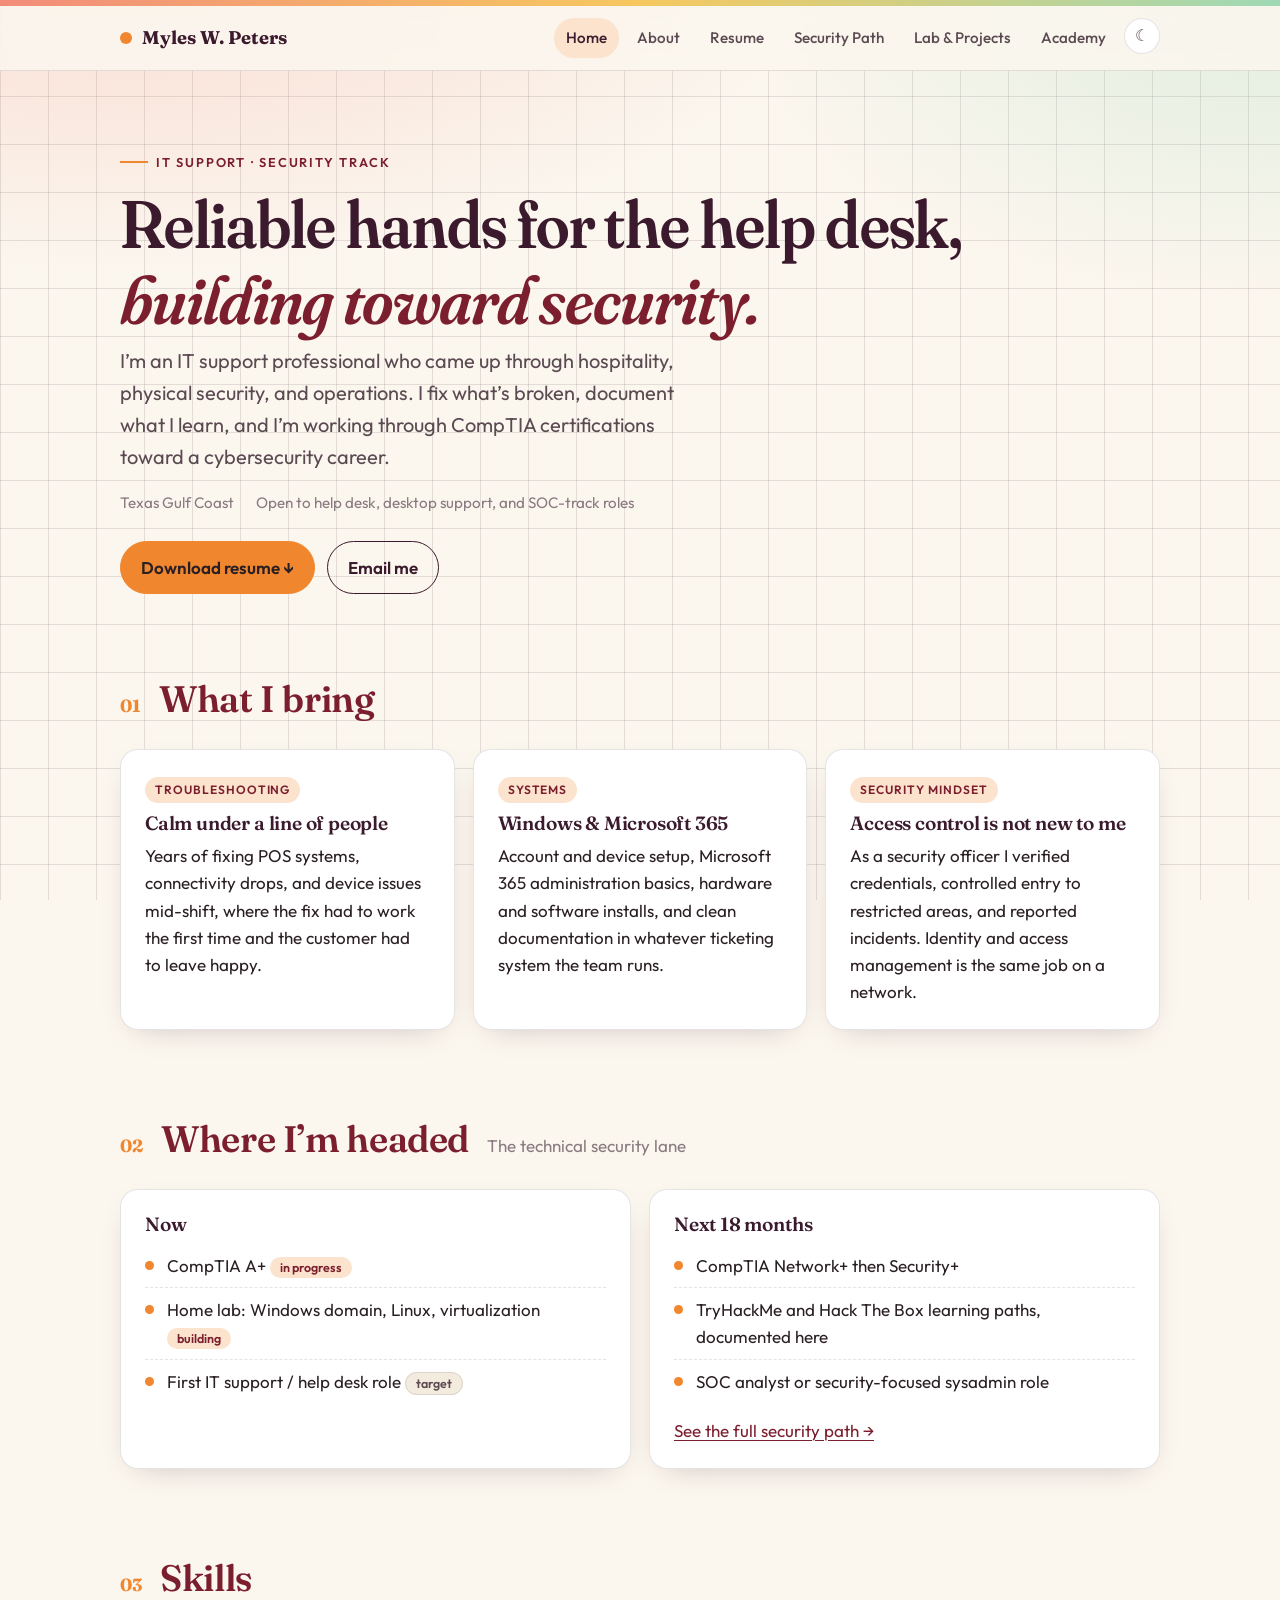
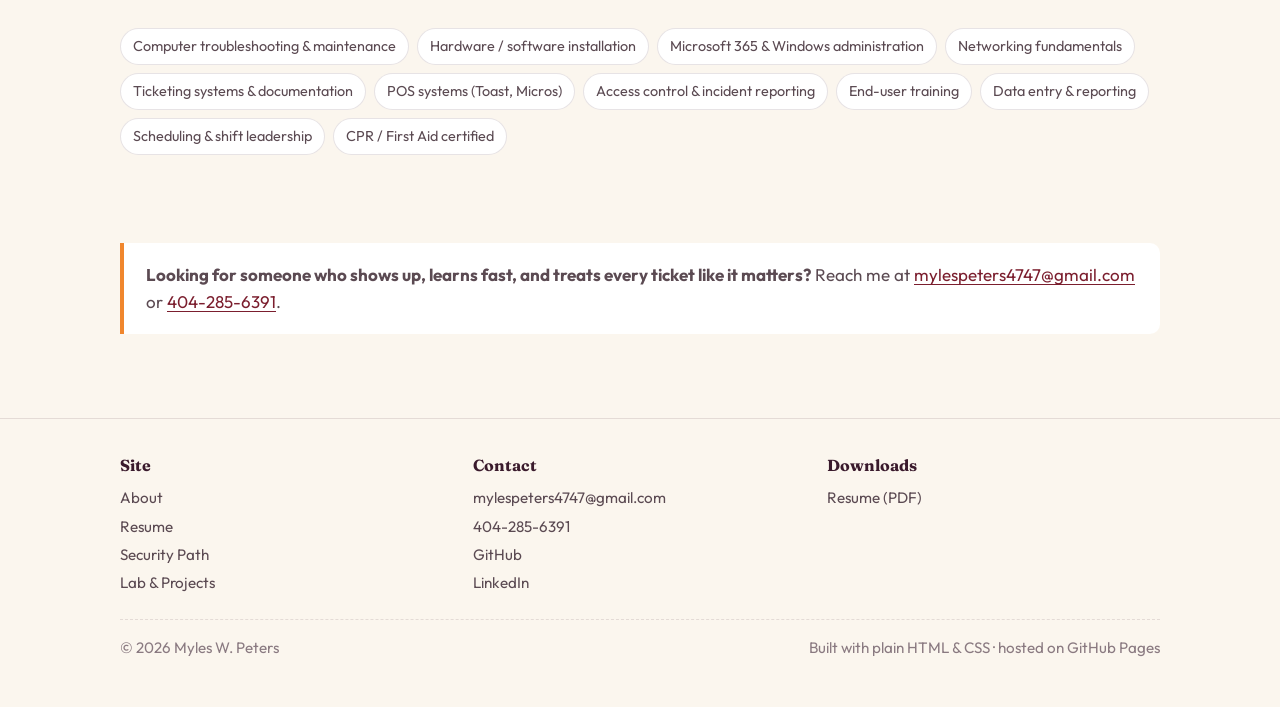
<file: index.html>
<!DOCTYPE html>
<html lang="en">
<head>
  <meta charset="utf-8">
  <meta name="viewport" content="width=device-width, initial-scale=1">
  <title>Myles W. Peters — IT Support & Security</title>
  <meta name="description" content="Myles W. Peters: IT support professional building toward a cybersecurity career. Troubleshooting, Microsoft 365, networking fundamentals, and a home lab.">
  <meta property="og:title" content="Myles W. Peters — IT Support & Security">
  <meta property="og:description" content="IT support professional building toward a cybersecurity career.">
  <link rel="icon" href="data:image/svg+xml,%3Csvg xmlns='http://www.w3.org/2000/svg' viewBox='0 0 32 32'%3E%3Ccircle cx='16' cy='16' r='14' fill='%23f0862d'/%3E%3Ctext x='16' y='21' font-family='Georgia' font-size='15' font-weight='700' text-anchor='middle' fill='%232a1f24'%3EMP%3C/text%3E%3C/svg%3E">
  <link rel="preconnect" href="https://fonts.googleapis.com">
  <link rel="preconnect" href="https://fonts.gstatic.com" crossorigin>
  <link href="https://fonts.googleapis.com/css2?family=Fraunces:opsz,wght,SOFT@9..144,400..700,0..100&family=Outfit:wght@300..700&display=swap" rel="stylesheet">
  <link rel="stylesheet" href="styles.css">
</head>
<body>
<div class="bar"></div>
<header class="site">
  <div class="wrap">
    <a class="brand" href="index.html"><span class="dot"></span>Myles W. Peters</a>
    <nav class="main" aria-label="Primary">
      <a href="index.html">Home</a>
      <a href="about.html">About</a>
      <a href="resume.html">Resume</a>
      <a href="roadmap.html">Security Path</a>
      <a href="projects.html">Lab &amp; Projects</a>
      <a href="academy.html">Academy</a>
      <button class="theme-toggle" type="button" aria-label="Toggle theme">☾</button>
    </nav>
  </div>
</header>

<main class="wrap">
  <section class="hero">
    <div class="eyebrow">IT Support · Security Track</div>
    <h1>Reliable hands for the help desk, <em>building toward security.</em></h1>
    <p class="lede">I’m an IT support professional who came up through hospitality, physical security, and operations. I fix what’s broken, document what I learn, and I’m working through CompTIA certifications toward a cybersecurity career.</p>
    <div class="meta">
      <span>Texas Gulf Coast</span>
      <span>Open to help desk, desktop support, and SOC-track roles</span>
    </div>
    <div class="actions">
      <a class="btn primary" href="assets/Myles-Peters-Resume.pdf" download>Download resume ↓</a>
      <a class="btn" href="mailto:mylespeters4747@gmail.com">Email me</a>
    </div>
  </section>

  <section>
    <div class="section-head"><span class="num">01</span><h2>What I bring</h2></div>
    <div class="grid three">
      <div class="card">
        <span class="tag">Troubleshooting</span>
        <h3>Calm under a line of people</h3>
        <p>Years of fixing POS systems, connectivity drops, and device issues mid-shift, where the fix had to work the first time and the customer had to leave happy.</p>
      </div>
      <div class="card">
        <span class="tag">Systems</span>
        <h3>Windows &amp; Microsoft 365</h3>
        <p>Account and device setup, Microsoft 365 administration basics, hardware and software installs, and clean documentation in whatever ticketing system the team runs.</p>
      </div>
      <div class="card">
        <span class="tag">Security mindset</span>
        <h3>Access control is not new to me</h3>
        <p>As a security officer I verified credentials, controlled entry to restricted areas, and reported incidents. Identity and access management is the same job on a network.</p>
      </div>
    </div>
  </section>

  <section>
    <div class="section-head"><span class="num">02</span><h2>Where I’m headed</h2><p>The technical security lane</p></div>
    <div class="grid two">
      <div class="card">
        <h3>Now</h3>
        <ul class="clean">
          <li>CompTIA A+ <span class="status progress">in progress</span></li>
          <li>Home lab: Windows domain, Linux, virtualization <span class="status progress">building</span></li>
          <li>First IT support / help desk role <span class="status next">target</span></li>
        </ul>
      </div>
      <div class="card">
        <h3>Next 18 months</h3>
        <ul class="clean">
          <li>CompTIA Network+ then Security+</li>
          <li>TryHackMe and Hack The Box learning paths, documented here</li>
          <li>SOC analyst or security-focused sysadmin role</li>
        </ul>
        <p style="margin-top:14px"><a href="roadmap.html">See the full security path →</a></p>
      </div>
    </div>
  </section>

  <section>
    <div class="section-head"><span class="num">03</span><h2>Skills</h2></div>
    <div class="chips">
      <span class="chip">Computer troubleshooting &amp; maintenance</span>
      <span class="chip">Hardware / software installation</span>
      <span class="chip">Microsoft 365 &amp; Windows administration</span>
      <span class="chip">Networking fundamentals</span>
      <span class="chip">Ticketing systems &amp; documentation</span>
      <span class="chip">POS systems (Toast, Micros)</span>
      <span class="chip">Access control &amp; incident reporting</span>
      <span class="chip">End-user training</span>
      <span class="chip">Data entry &amp; reporting</span>
      <span class="chip">Scheduling &amp; shift leadership</span>
      <span class="chip">CPR / First Aid certified</span>
    </div>
  </section>

  <section>
    <div class="callout">
      <strong>Looking for someone who shows up, learns fast, and treats every ticket like it matters?</strong>
      Reach me at <a href="mailto:mylespeters4747@gmail.com">mylespeters4747@gmail.com</a> or <a href="tel:+14042856391">404-285-6391</a>.
    </div>
  </section>
</main>

<footer class="site">
  <div class="wrap">
    <div class="cols">
      <div>
        <h4>Site</h4>
        <ul>
          <li><a href="about.html">About</a></li>
          <li><a href="resume.html">Resume</a></li>
          <li><a href="roadmap.html">Security Path</a></li>
          <li><a href="projects.html">Lab &amp; Projects</a></li>
        </ul>
      </div>
      <div>
        <h4>Contact</h4>
        <ul>
          <li><a href="mailto:mylespeters4747@gmail.com">mylespeters4747@gmail.com</a></li>
          <li><a href="tel:+14042856391">404-285-6391</a></li>
          <li><a href="https://github.com/" rel="me">GitHub</a></li>
          <li><a href="https://www.linkedin.com/" rel="me">LinkedIn</a></li>
        </ul>
      </div>
      <div>
        <h4>Downloads</h4>
        <ul>
          <li><a href="assets/Myles-Peters-Resume.pdf" download>Resume (PDF)</a></li>
        </ul>
      </div>
    </div>
    <div class="fine">
      <span>© <span id="year">2026</span> Myles W. Peters</span>
      <span>Built with plain HTML &amp; CSS · hosted on GitHub Pages</span>
    </div>
  </div>
</footer>
<script src="site.js"></script>
</body>
</html>
</file>
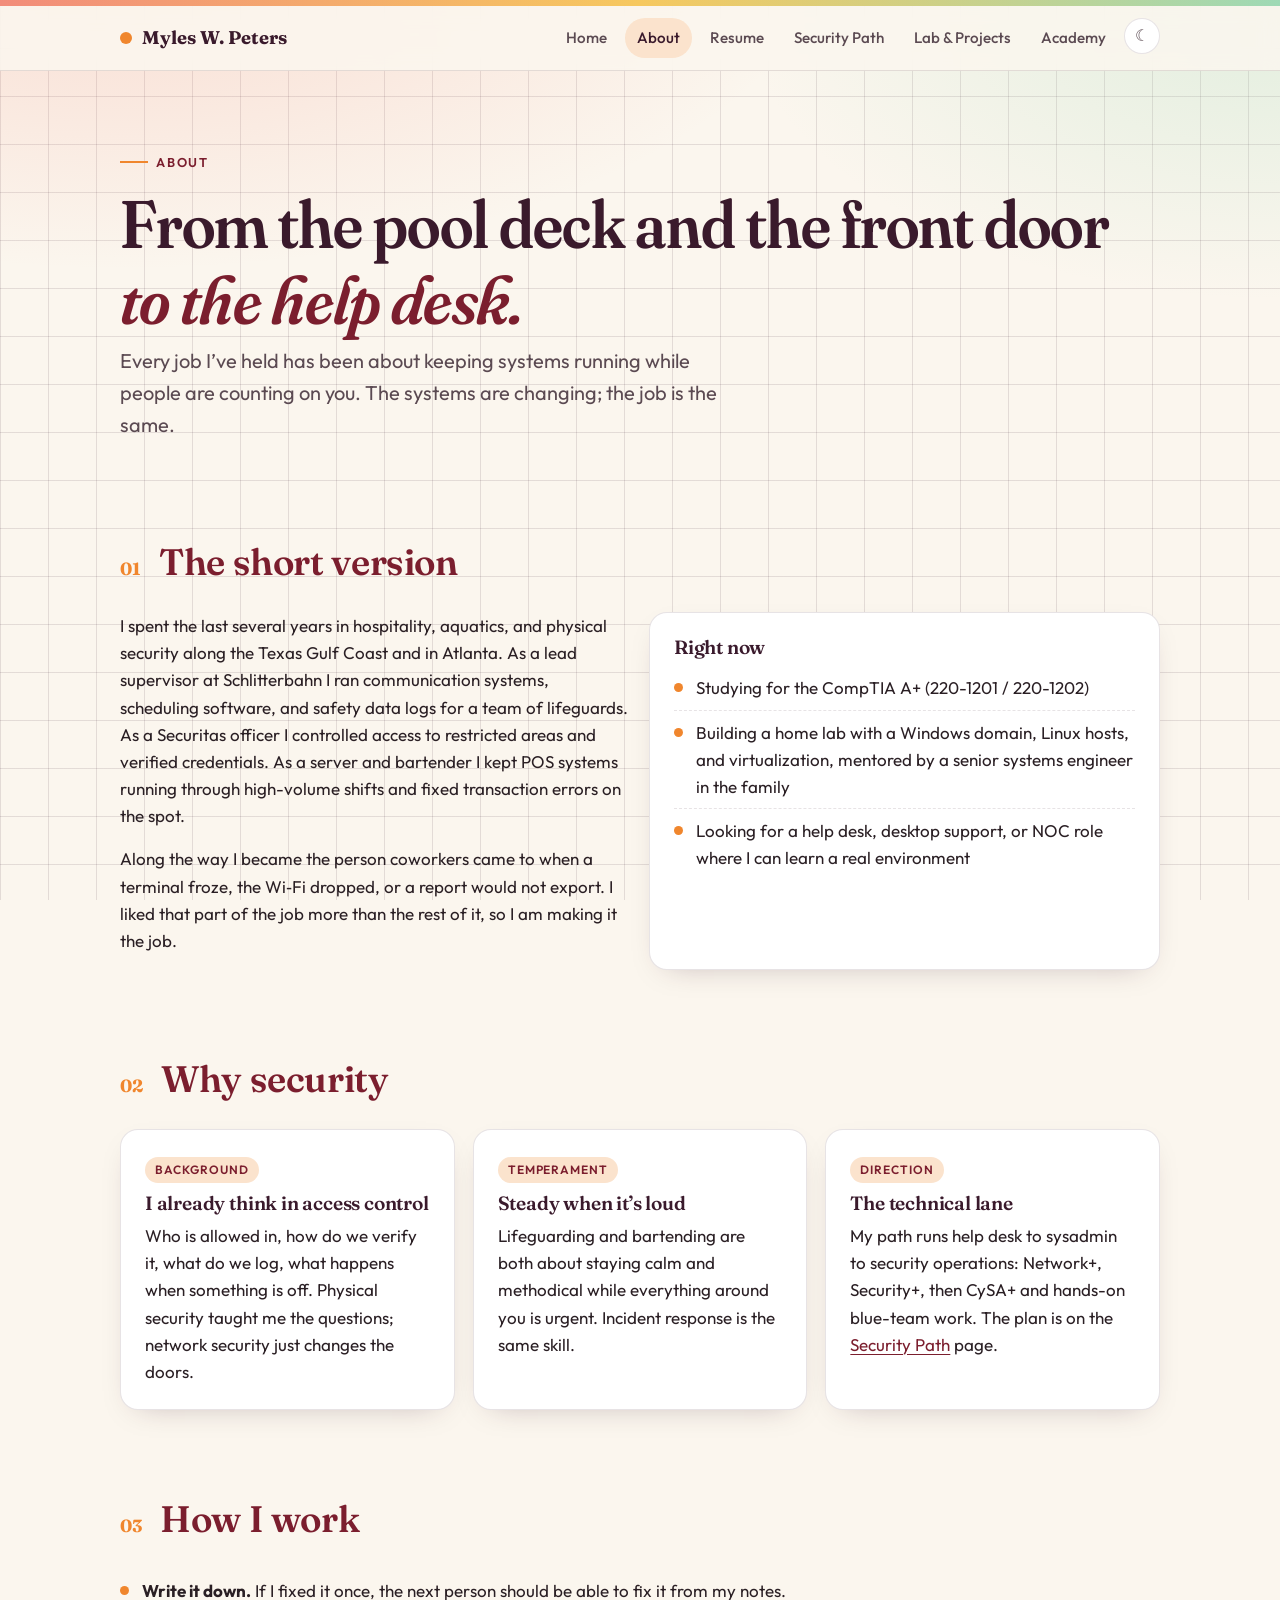
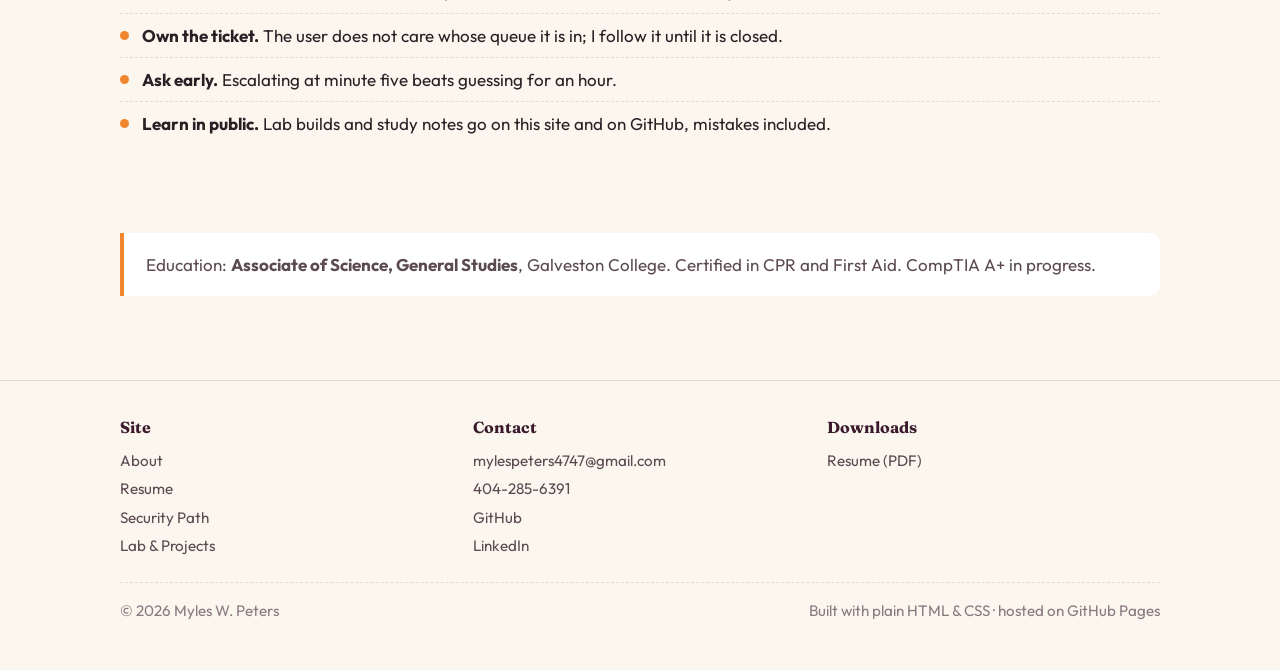
<file: about.html>
<!DOCTYPE html>
<html lang="en">
<head>
  <meta charset="utf-8">
  <meta name="viewport" content="width=device-width, initial-scale=1">
  <title>About — Myles W. Peters</title>
  <meta name="description" content="Who Myles Peters is and why he is moving from hospitality and security operations into IT and cybersecurity.">
  <meta property="og:title" content="About — Myles W. Peters">
  <meta property="og:description" content="IT support professional building toward a cybersecurity career.">
  <link rel="icon" href="data:image/svg+xml,%3Csvg xmlns='http://www.w3.org/2000/svg' viewBox='0 0 32 32'%3E%3Ccircle cx='16' cy='16' r='14' fill='%23f0862d'/%3E%3Ctext x='16' y='21' font-family='Georgia' font-size='15' font-weight='700' text-anchor='middle' fill='%232a1f24'%3EMP%3C/text%3E%3C/svg%3E">
  <link rel="preconnect" href="https://fonts.googleapis.com">
  <link rel="preconnect" href="https://fonts.gstatic.com" crossorigin>
  <link href="https://fonts.googleapis.com/css2?family=Fraunces:opsz,wght,SOFT@9..144,400..700,0..100&family=Outfit:wght@300..700&display=swap" rel="stylesheet">
  <link rel="stylesheet" href="styles.css">
</head>
<body>
<div class="bar"></div>
<header class="site">
  <div class="wrap">
    <a class="brand" href="index.html"><span class="dot"></span>Myles W. Peters</a>
    <nav class="main" aria-label="Primary">
      <a href="index.html">Home</a>
      <a href="about.html">About</a>
      <a href="resume.html">Resume</a>
      <a href="roadmap.html">Security Path</a>
      <a href="projects.html">Lab &amp; Projects</a>
      <a href="academy.html">Academy</a>
      <button class="theme-toggle" type="button" aria-label="Toggle theme">☾</button>
    </nav>
  </div>
</header>

<main class="wrap">
  <section class="hero">
    <div class="eyebrow">About</div>
    <h1>From the pool deck and the front door <em>to the help desk.</em></h1>
    <p class="lede">Every job I’ve held has been about keeping systems running while people are counting on you. The systems are changing; the job is the same.</p>
  </section>

  <section>
    <div class="section-head"><span class="num">01</span><h2>The short version</h2></div>
    <div class="grid two">
      <div>
        <p>I spent the last several years in hospitality, aquatics, and physical security along the Texas Gulf Coast and in Atlanta. As a lead supervisor at Schlitterbahn I ran communication systems, scheduling software, and safety data logs for a team of lifeguards. As a Securitas officer I controlled access to restricted areas and verified credentials. As a server and bartender I kept POS systems running through high-volume shifts and fixed transaction errors on the spot.</p>
        <p>Along the way I became the person coworkers came to when a terminal froze, the Wi‑Fi dropped, or a report would not export. I liked that part of the job more than the rest of it, so I am making it the job.</p>
      </div>
      <div class="card">
        <h3>Right now</h3>
        <ul class="clean">
          <li>Studying for the CompTIA A+ (220-1201 / 220-1202)</li>
          <li>Building a home lab with a Windows domain, Linux hosts, and virtualization, mentored by a senior systems engineer in the family</li>
          <li>Looking for a help desk, desktop support, or NOC role where I can learn a real environment</li>
        </ul>
      </div>
    </div>
  </section>

  <section>
    <div class="section-head"><span class="num">02</span><h2>Why security</h2></div>
    <div class="grid three">
      <div class="card">
        <span class="tag">Background</span>
        <h3>I already think in access control</h3>
        <p>Who is allowed in, how do we verify it, what do we log, what happens when something is off. Physical security taught me the questions; network security just changes the doors.</p>
      </div>
      <div class="card">
        <span class="tag">Temperament</span>
        <h3>Steady when it’s loud</h3>
        <p>Lifeguarding and bartending are both about staying calm and methodical while everything around you is urgent. Incident response is the same skill.</p>
      </div>
      <div class="card">
        <span class="tag">Direction</span>
        <h3>The technical lane</h3>
        <p>My path runs help desk to sysadmin to security operations: Network+, Security+, then CySA+ and hands-on blue-team work. The plan is on the <a href="roadmap.html">Security Path</a> page.</p>
      </div>
    </div>
  </section>

  <section>
    <div class="section-head"><span class="num">03</span><h2>How I work</h2></div>
    <ul class="clean">
      <li><strong>Write it down.</strong> If I fixed it once, the next person should be able to fix it from my notes.</li>
      <li><strong>Own the ticket.</strong> The user does not care whose queue it is in; I follow it until it is closed.</li>
      <li><strong>Ask early.</strong> Escalating at minute five beats guessing for an hour.</li>
      <li><strong>Learn in public.</strong> Lab builds and study notes go on this site and on GitHub, mistakes included.</li>
    </ul>
  </section>

  <section>
    <div class="callout">
      Education: <strong>Associate of Science, General Studies</strong>, Galveston College. Certified in CPR and First Aid. CompTIA A+ in progress.
    </div>
  </section>
</main>

<footer class="site">
  <div class="wrap">
    <div class="cols">
      <div>
        <h4>Site</h4>
        <ul>
          <li><a href="about.html">About</a></li>
          <li><a href="resume.html">Resume</a></li>
          <li><a href="roadmap.html">Security Path</a></li>
          <li><a href="projects.html">Lab &amp; Projects</a></li>
        </ul>
      </div>
      <div>
        <h4>Contact</h4>
        <ul>
          <li><a href="mailto:mylespeters4747@gmail.com">mylespeters4747@gmail.com</a></li>
          <li><a href="tel:+14042856391">404-285-6391</a></li>
          <li><a href="https://github.com/" rel="me">GitHub</a></li>
          <li><a href="https://www.linkedin.com/" rel="me">LinkedIn</a></li>
        </ul>
      </div>
      <div>
        <h4>Downloads</h4>
        <ul>
          <li><a href="assets/Myles-Peters-Resume.pdf" download>Resume (PDF)</a></li>
        </ul>
      </div>
    </div>
    <div class="fine">
      <span>© <span id="year">2026</span> Myles W. Peters</span>
      <span>Built with plain HTML &amp; CSS · hosted on GitHub Pages</span>
    </div>
  </div>
</footer>
<script src="site.js"></script>
</body>
</html>
</file>
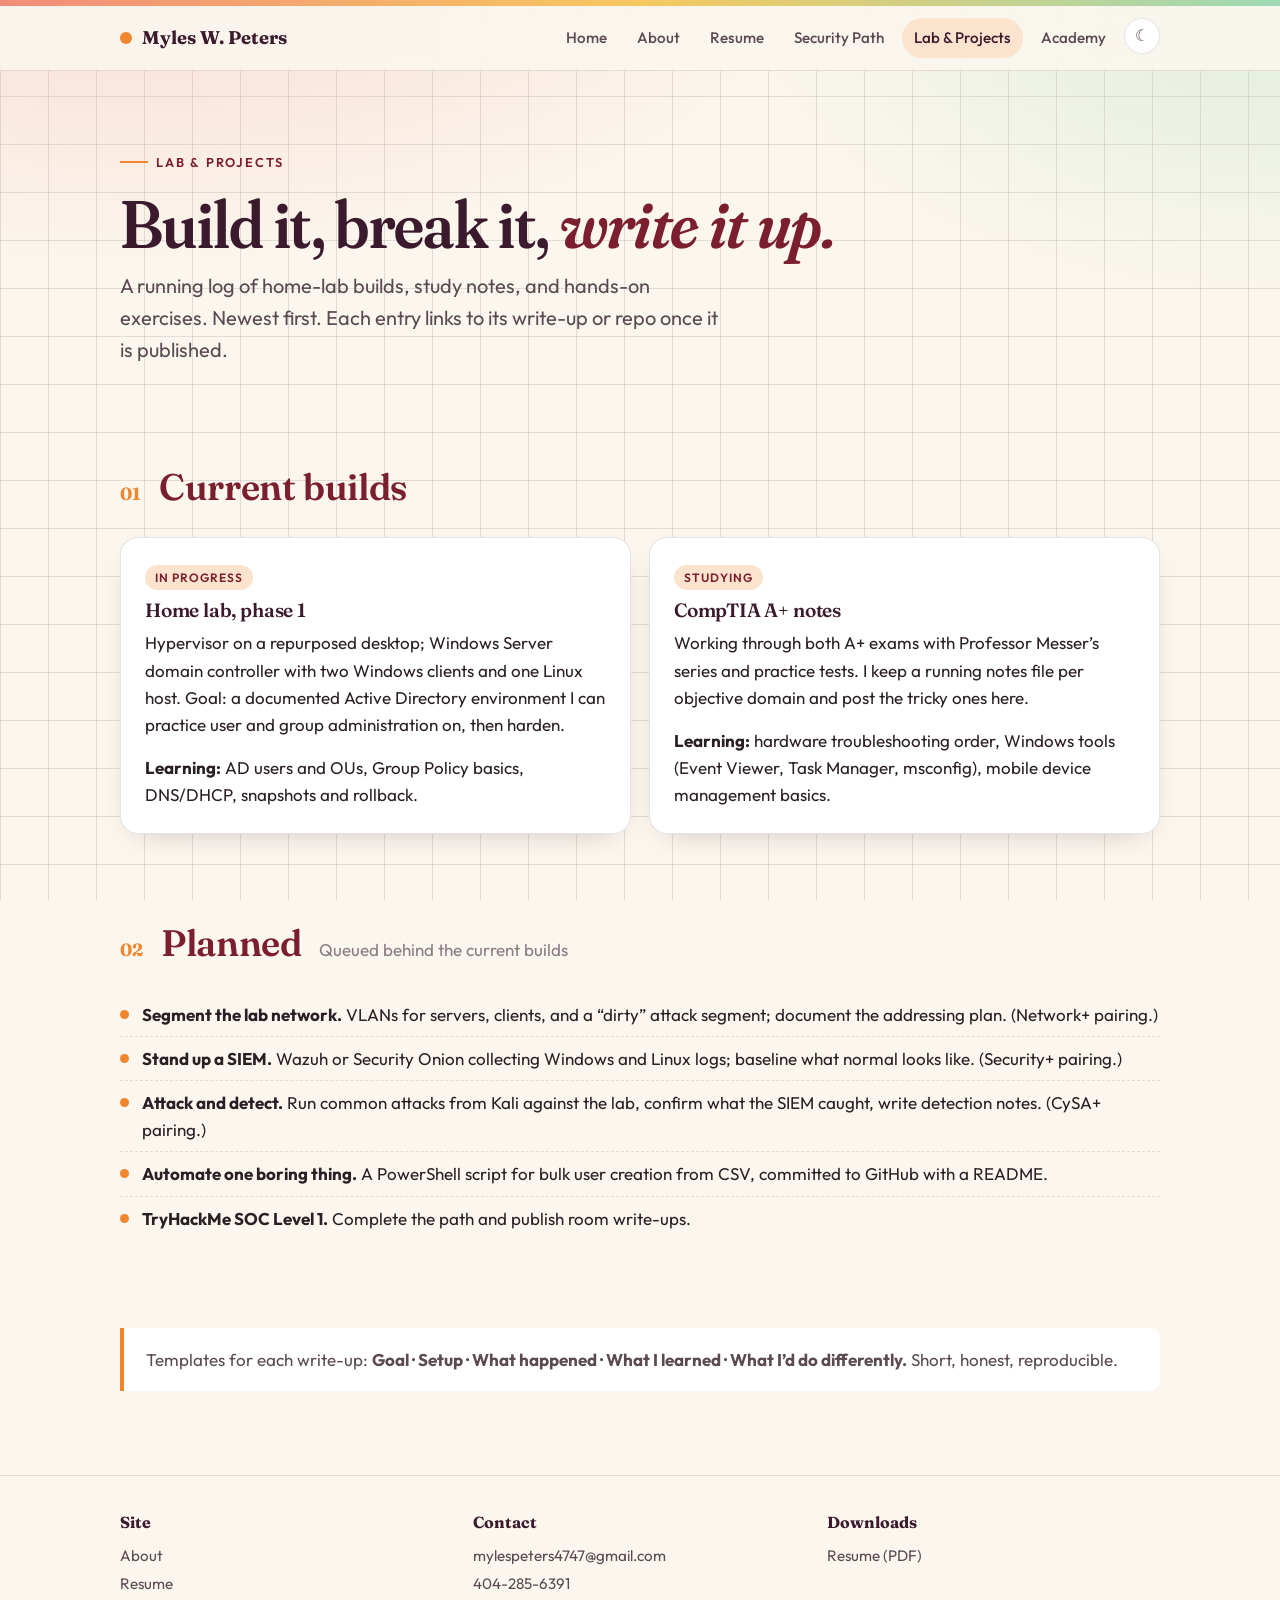
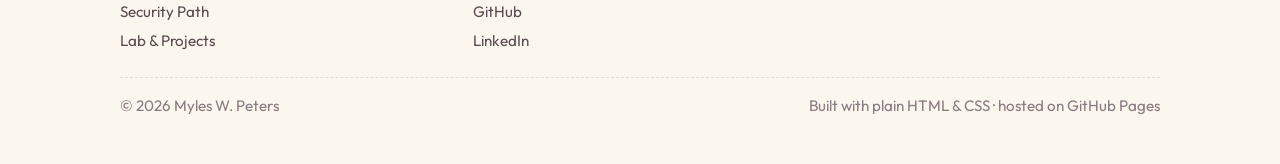
<file: projects.html>
<!DOCTYPE html>
<html lang="en">
<head>
  <meta charset="utf-8">
  <meta name="viewport" content="width=device-width, initial-scale=1">
  <title>Lab & Projects — Myles W. Peters</title>
  <meta name="description" content="Home lab builds, study notes, and hands-on security exercises.">
  <meta property="og:title" content="Lab & Projects — Myles W. Peters">
  <meta property="og:description" content="IT support professional building toward a cybersecurity career.">
  <link rel="icon" href="data:image/svg+xml,%3Csvg xmlns='http://www.w3.org/2000/svg' viewBox='0 0 32 32'%3E%3Ccircle cx='16' cy='16' r='14' fill='%23f0862d'/%3E%3Ctext x='16' y='21' font-family='Georgia' font-size='15' font-weight='700' text-anchor='middle' fill='%232a1f24'%3EMP%3C/text%3E%3C/svg%3E">
  <link rel="preconnect" href="https://fonts.googleapis.com">
  <link rel="preconnect" href="https://fonts.gstatic.com" crossorigin>
  <link href="https://fonts.googleapis.com/css2?family=Fraunces:opsz,wght,SOFT@9..144,400..700,0..100&family=Outfit:wght@300..700&display=swap" rel="stylesheet">
  <link rel="stylesheet" href="styles.css">
</head>
<body>
<div class="bar"></div>
<header class="site">
  <div class="wrap">
    <a class="brand" href="index.html"><span class="dot"></span>Myles W. Peters</a>
    <nav class="main" aria-label="Primary">
      <a href="index.html">Home</a>
      <a href="about.html">About</a>
      <a href="resume.html">Resume</a>
      <a href="roadmap.html">Security Path</a>
      <a href="projects.html">Lab &amp; Projects</a>
      <a href="academy.html">Academy</a>
      <button class="theme-toggle" type="button" aria-label="Toggle theme">☾</button>
    </nav>
  </div>
</header>

<main class="wrap">
  <section class="hero">
    <div class="eyebrow">Lab &amp; Projects</div>
    <h1>Build it, break it, <em>write it up.</em></h1>
    <p class="lede">A running log of home-lab builds, study notes, and hands-on exercises. Newest first. Each entry links to its write-up or repo once it is published.</p>
  </section>

  <section>
    <div class="section-head"><span class="num">01</span><h2>Current builds</h2></div>
    <div class="grid two">
      <div class="card">
        <span class="tag">In progress</span>
        <h3>Home lab, phase 1</h3>
        <p>Hypervisor on a repurposed desktop; Windows Server domain controller with two Windows clients and one Linux host. Goal: a documented Active Directory environment I can practice user and group administration on, then harden.</p>
        <p><strong>Learning:</strong> AD users and OUs, Group Policy basics, DNS/DHCP, snapshots and rollback.</p>
      </div>
      <div class="card">
        <span class="tag">Studying</span>
        <h3>CompTIA A+ notes</h3>
        <p>Working through both A+ exams with Professor Messer’s series and practice tests. I keep a running notes file per objective domain and post the tricky ones here.</p>
        <p><strong>Learning:</strong> hardware troubleshooting order, Windows tools (Event Viewer, Task Manager, msconfig), mobile device management basics.</p>
      </div>
    </div>
  </section>

  <section>
    <div class="section-head"><span class="num">02</span><h2>Planned</h2><p>Queued behind the current builds</p></div>
    <ul class="clean">
      <li><strong>Segment the lab network.</strong> VLANs for servers, clients, and a “dirty” attack segment; document the addressing plan. (Network+ pairing.)</li>
      <li><strong>Stand up a SIEM.</strong> Wazuh or Security Onion collecting Windows and Linux logs; baseline what normal looks like. (Security+ pairing.)</li>
      <li><strong>Attack and detect.</strong> Run common attacks from Kali against the lab, confirm what the SIEM caught, write detection notes. (CySA+ pairing.)</li>
      <li><strong>Automate one boring thing.</strong> A PowerShell script for bulk user creation from CSV, committed to GitHub with a README.</li>
      <li><strong>TryHackMe SOC Level 1.</strong> Complete the path and publish room write-ups.</li>
    </ul>
  </section>

  <section>
    <div class="callout">
      Templates for each write-up: <strong>Goal · Setup · What happened · What I learned · What I’d do differently.</strong> Short, honest, reproducible.
    </div>
  </section>
</main>

<footer class="site">
  <div class="wrap">
    <div class="cols">
      <div>
        <h4>Site</h4>
        <ul>
          <li><a href="about.html">About</a></li>
          <li><a href="resume.html">Resume</a></li>
          <li><a href="roadmap.html">Security Path</a></li>
          <li><a href="projects.html">Lab &amp; Projects</a></li>
        </ul>
      </div>
      <div>
        <h4>Contact</h4>
        <ul>
          <li><a href="mailto:mylespeters4747@gmail.com">mylespeters4747@gmail.com</a></li>
          <li><a href="tel:+14042856391">404-285-6391</a></li>
          <li><a href="https://github.com/" rel="me">GitHub</a></li>
          <li><a href="https://www.linkedin.com/" rel="me">LinkedIn</a></li>
        </ul>
      </div>
      <div>
        <h4>Downloads</h4>
        <ul>
          <li><a href="assets/Myles-Peters-Resume.pdf" download>Resume (PDF)</a></li>
        </ul>
      </div>
    </div>
    <div class="fine">
      <span>© <span id="year">2026</span> Myles W. Peters</span>
      <span>Built with plain HTML &amp; CSS · hosted on GitHub Pages</span>
    </div>
  </div>
</footer>
<script src="site.js"></script>
</body>
</html>
</file>
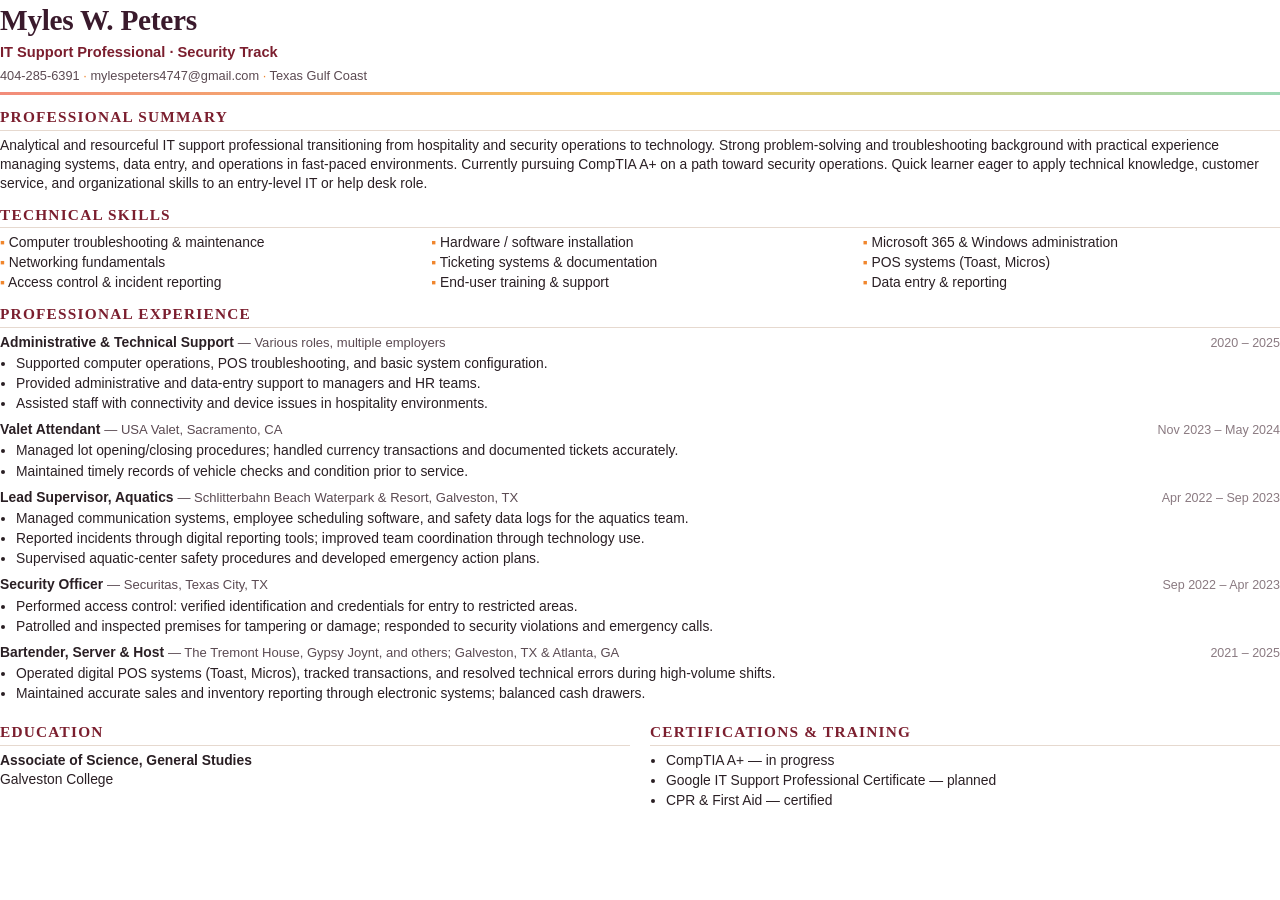
<file: resume-print.html>
<!DOCTYPE html>
<html lang="en"><head><meta charset="utf-8"><title>Myles W. Peters — Resume</title>
<style>
  @page { size: Letter; margin: 0.55in 0.6in; }
  body { font-family: "Outfit", "Segoe UI", Arial, sans-serif; color: #2a1f24; font-size: 10.4pt; line-height: 1.38; margin: 0; }
  h1 { font-family: Georgia, "Times New Roman", serif; font-size: 22pt; margin: 0; color: #3a1a2c; letter-spacing: -0.01em; }
  .sub { color: #7b1e2e; font-weight: 600; font-size: 11pt; margin: 2px 0 4px; }
  .contact { color: #5b4a52; font-size: 9.6pt; }
  .contact span + span::before { content: "  ·  "; color: #f0862d; }
  .bar { height: 3px; background: linear-gradient(90deg,#f28c7a,#f6c85f,#9ed9b5); margin: 8px 0 10px; }
  h2 { font-family: Georgia, serif; font-size: 11.5pt; color: #7b1e2e; text-transform: uppercase; letter-spacing: 0.08em; margin: 11px 0 5px; padding-bottom: 2px; border-bottom: 1px solid #e6d9cf; }
  p { margin: 0 0 4px; }
  .skills { display: grid; grid-template-columns: 1fr 1fr 1fr; gap: 1px 14px; }
  .skills div::before { content: "▪ "; color: #f0862d; }
  .job { margin-bottom: 7px; }
  .job .row { display: flex; justify-content: space-between; align-items: baseline; }
  .job .title { font-weight: 700; }
  .job .where { color: #5b4a52; font-size: 9.8pt; }
  .job .when { color: #8a7a81; font-size: 9.4pt; white-space: nowrap; }
  ul { margin: 2px 0 0; padding-left: 16px; }
  li { margin-bottom: 1px; }
  .two { display: grid; grid-template-columns: 1fr 1fr; gap: 0 20px; }
</style></head>
<body>
  <h1>Myles W. Peters</h1>
  <div class="sub">IT Support Professional · Security Track</div>
  <div class="contact"><span>404-285-6391</span><span>mylespeters4747@gmail.com</span><span>Texas Gulf Coast</span></div>
  <div class="bar"></div>

  <h2>Professional summary</h2>
  <p>Analytical and resourceful IT support professional transitioning from hospitality and security operations to technology. Strong problem-solving and troubleshooting background with practical experience managing systems, data entry, and operations in fast-paced environments. Currently pursuing CompTIA A+ on a path toward security operations. Quick learner eager to apply technical knowledge, customer service, and organizational skills to an entry-level IT or help desk role.</p>

  <h2>Technical skills</h2>
  <div class="skills">
    <div>Computer troubleshooting &amp; maintenance</div>
    <div>Hardware / software installation</div>
    <div>Microsoft 365 &amp; Windows administration</div>
    <div>Networking fundamentals</div>
    <div>Ticketing systems &amp; documentation</div>
    <div>POS systems (Toast, Micros)</div>
    <div>Access control &amp; incident reporting</div>
    <div>End-user training &amp; support</div>
    <div>Data entry &amp; reporting</div>
  </div>

  <h2>Professional experience</h2>
  <div class="job"><div class="row"><span><span class="title">Administrative &amp; Technical Support</span> <span class="where">— Various roles, multiple employers</span></span><span class="when">2020 – 2025</span></div>
    <ul><li>Supported computer operations, POS troubleshooting, and basic system configuration.</li>
        <li>Provided administrative and data-entry support to managers and HR teams.</li>
        <li>Assisted staff with connectivity and device issues in hospitality environments.</li></ul></div>
  <div class="job"><div class="row"><span><span class="title">Valet Attendant</span> <span class="where">— USA Valet, Sacramento, CA</span></span><span class="when">Nov 2023 – May 2024</span></div>
    <ul><li>Managed lot opening/closing procedures; handled currency transactions and documented tickets accurately.</li>
        <li>Maintained timely records of vehicle checks and condition prior to service.</li></ul></div>
  <div class="job"><div class="row"><span><span class="title">Lead Supervisor, Aquatics</span> <span class="where">— Schlitterbahn Beach Waterpark &amp; Resort, Galveston, TX</span></span><span class="when">Apr 2022 – Sep 2023</span></div>
    <ul><li>Managed communication systems, employee scheduling software, and safety data logs for the aquatics team.</li>
        <li>Reported incidents through digital reporting tools; improved team coordination through technology use.</li>
        <li>Supervised aquatic-center safety procedures and developed emergency action plans.</li></ul></div>
  <div class="job"><div class="row"><span><span class="title">Security Officer</span> <span class="where">— Securitas, Texas City, TX</span></span><span class="when">Sep 2022 – Apr 2023</span></div>
    <ul><li>Performed access control: verified identification and credentials for entry to restricted areas.</li>
        <li>Patrolled and inspected premises for tampering or damage; responded to security violations and emergency calls.</li></ul></div>
  <div class="job"><div class="row"><span><span class="title">Bartender, Server &amp; Host</span> <span class="where">— The Tremont House, Gypsy Joynt, and others; Galveston, TX &amp; Atlanta, GA</span></span><span class="when">2021 – 2025</span></div>
    <ul><li>Operated digital POS systems (Toast, Micros), tracked transactions, and resolved technical errors during high-volume shifts.</li>
        <li>Maintained accurate sales and inventory reporting through electronic systems; balanced cash drawers.</li></ul></div>

  <div class="two">
    <div>
      <h2>Education</h2>
      <p><strong>Associate of Science, General Studies</strong><br>Galveston College</p>
    </div>
    <div>
      <h2>Certifications &amp; training</h2>
      <ul>
        <li>CompTIA A+ — in progress</li>
        <li>Google IT Support Professional Certificate — planned</li>
        <li>CPR &amp; First Aid — certified</li>
      </ul>
    </div>
  </div>
</body></html>
</file>
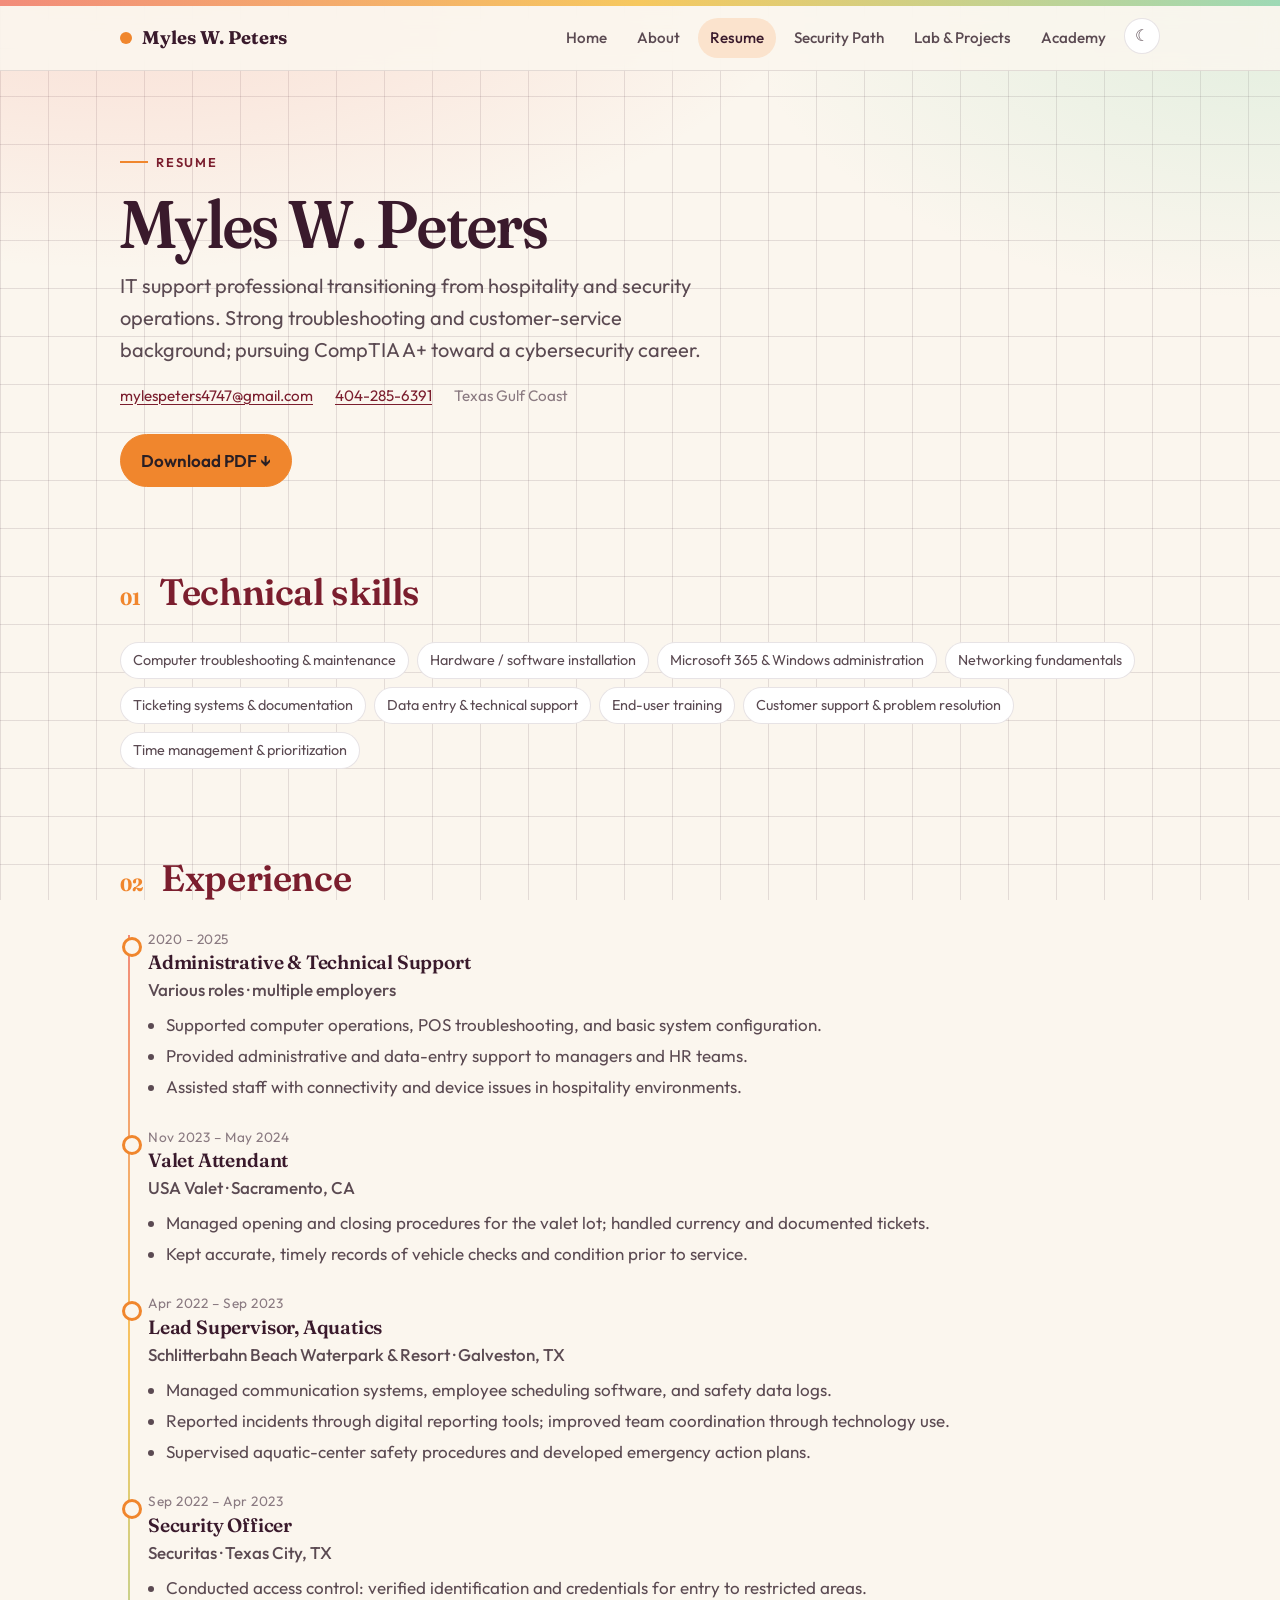
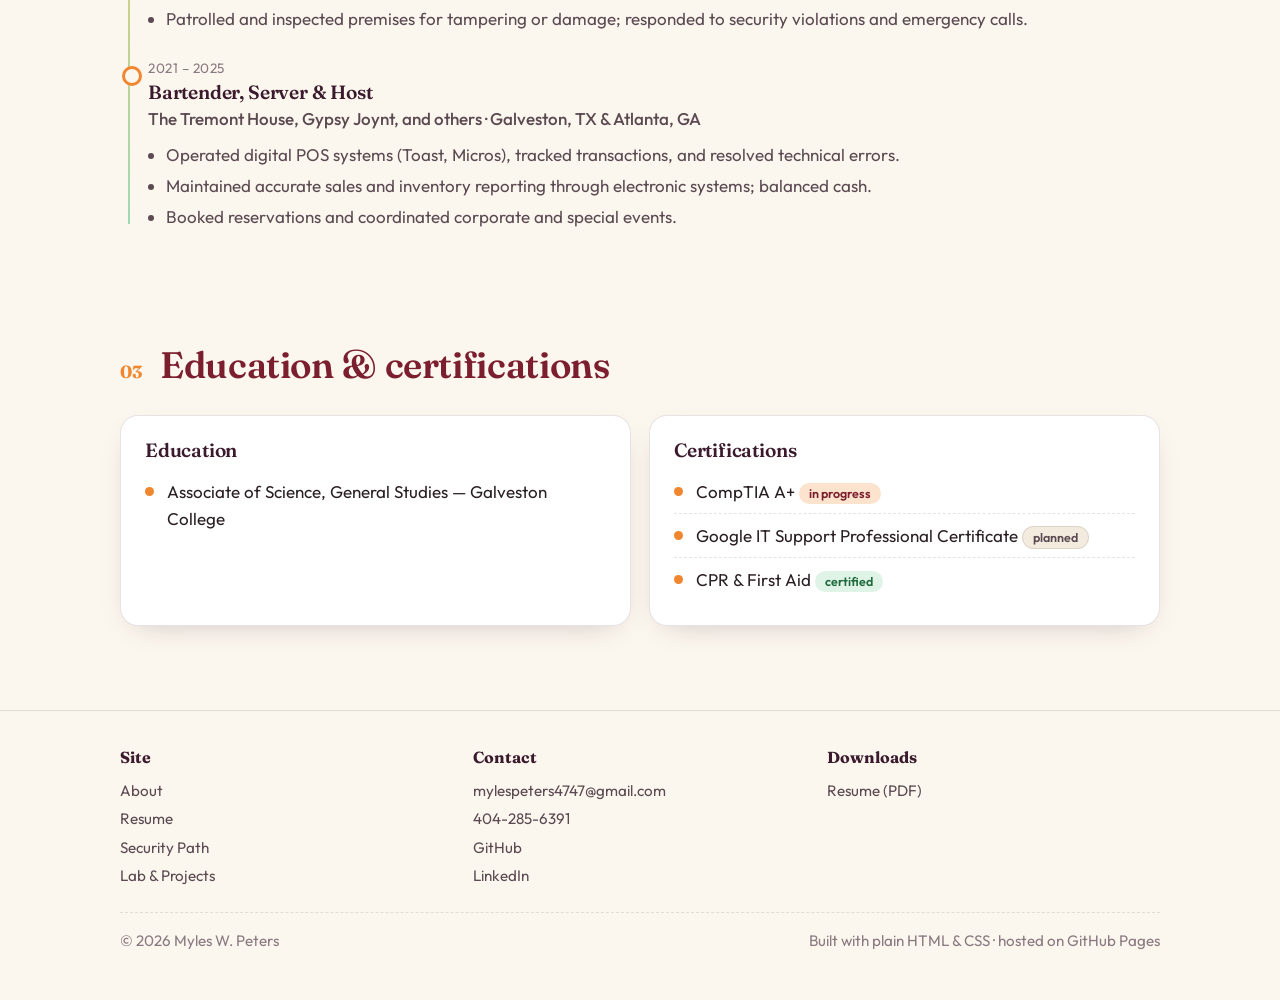
<file: resume.html>
<!DOCTYPE html>
<html lang="en">
<head>
  <meta charset="utf-8">
  <meta name="viewport" content="width=device-width, initial-scale=1">
  <title>Resume — Myles W. Peters</title>
  <meta name="description" content="Resume of Myles W. Peters: IT support professional pursuing CompTIA A+ toward a cybersecurity career.">
  <meta property="og:title" content="Resume — Myles W. Peters">
  <meta property="og:description" content="IT support professional building toward a cybersecurity career.">
  <link rel="icon" href="data:image/svg+xml,%3Csvg xmlns='http://www.w3.org/2000/svg' viewBox='0 0 32 32'%3E%3Ccircle cx='16' cy='16' r='14' fill='%23f0862d'/%3E%3Ctext x='16' y='21' font-family='Georgia' font-size='15' font-weight='700' text-anchor='middle' fill='%232a1f24'%3EMP%3C/text%3E%3C/svg%3E">
  <link rel="preconnect" href="https://fonts.googleapis.com">
  <link rel="preconnect" href="https://fonts.gstatic.com" crossorigin>
  <link href="https://fonts.googleapis.com/css2?family=Fraunces:opsz,wght,SOFT@9..144,400..700,0..100&family=Outfit:wght@300..700&display=swap" rel="stylesheet">
  <link rel="stylesheet" href="styles.css">
</head>
<body>
<div class="bar"></div>
<header class="site">
  <div class="wrap">
    <a class="brand" href="index.html"><span class="dot"></span>Myles W. Peters</a>
    <nav class="main" aria-label="Primary">
      <a href="index.html">Home</a>
      <a href="about.html">About</a>
      <a href="resume.html">Resume</a>
      <a href="roadmap.html">Security Path</a>
      <a href="projects.html">Lab &amp; Projects</a>
      <a href="academy.html">Academy</a>
      <button class="theme-toggle" type="button" aria-label="Toggle theme">☾</button>
    </nav>
  </div>
</header>

<main class="wrap">
  <section class="hero">
    <div class="eyebrow">Resume</div>
    <h1>Myles W. Peters</h1>
    <p class="lede">IT support professional transitioning from hospitality and security operations. Strong troubleshooting and customer-service background; pursuing CompTIA A+ toward a cybersecurity career.</p>
    <div class="meta">
      <span><a href="mailto:mylespeters4747@gmail.com">mylespeters4747@gmail.com</a></span>
      <span><a href="tel:+14042856391">404-285-6391</a></span>
      <span>Texas Gulf Coast</span>
    </div>
    <div class="actions">
      <a class="btn primary" href="assets/Myles-Peters-Resume.pdf" download>Download PDF ↓</a>
    </div>
  </section>

  <section>
    <div class="section-head"><span class="num">01</span><h2>Technical skills</h2></div>
    <div class="chips">
      <span class="chip">Computer troubleshooting &amp; maintenance</span>
      <span class="chip">Hardware / software installation</span>
      <span class="chip">Microsoft 365 &amp; Windows administration</span>
      <span class="chip">Networking fundamentals</span>
      <span class="chip">Ticketing systems &amp; documentation</span>
      <span class="chip">Data entry &amp; technical support</span>
      <span class="chip">End-user training</span>
      <span class="chip">Customer support &amp; problem resolution</span>
      <span class="chip">Time management &amp; prioritization</span>
    </div>
  </section>

  <section>
    <div class="section-head"><span class="num">02</span><h2>Experience</h2></div>
    <div class="timeline">
      <div class="tl-item">
        <div class="when">2020 – 2025</div>
        <h3>Administrative &amp; Technical Support</h3>
        <div class="where">Various roles · multiple employers</div>
        <ul>
          <li>Supported computer operations, POS troubleshooting, and basic system configuration.</li>
          <li>Provided administrative and data-entry support to managers and HR teams.</li>
          <li>Assisted staff with connectivity and device issues in hospitality environments.</li>
        </ul>
      </div>
      <div class="tl-item">
        <div class="when">Nov 2023 – May 2024</div>
        <h3>Valet Attendant</h3>
        <div class="where">USA Valet · Sacramento, CA</div>
        <ul>
          <li>Managed opening and closing procedures for the valet lot; handled currency and documented tickets.</li>
          <li>Kept accurate, timely records of vehicle checks and condition prior to service.</li>
        </ul>
      </div>
      <div class="tl-item">
        <div class="when">Apr 2022 – Sep 2023</div>
        <h3>Lead Supervisor, Aquatics</h3>
        <div class="where">Schlitterbahn Beach Waterpark &amp; Resort · Galveston, TX</div>
        <ul>
          <li>Managed communication systems, employee scheduling software, and safety data logs.</li>
          <li>Reported incidents through digital reporting tools; improved team coordination through technology use.</li>
          <li>Supervised aquatic-center safety procedures and developed emergency action plans.</li>
        </ul>
      </div>
      <div class="tl-item">
        <div class="when">Sep 2022 – Apr 2023</div>
        <h3>Security Officer</h3>
        <div class="where">Securitas · Texas City, TX</div>
        <ul>
          <li>Conducted access control: verified identification and credentials for entry to restricted areas.</li>
          <li>Patrolled and inspected premises for tampering or damage; responded to security violations and emergency calls.</li>
        </ul>
      </div>
      <div class="tl-item">
        <div class="when">2021 – 2025</div>
        <h3>Bartender, Server &amp; Host</h3>
        <div class="where">The Tremont House, Gypsy Joynt, and others · Galveston, TX &amp; Atlanta, GA</div>
        <ul>
          <li>Operated digital POS systems (Toast, Micros), tracked transactions, and resolved technical errors.</li>
          <li>Maintained accurate sales and inventory reporting through electronic systems; balanced cash.</li>
          <li>Booked reservations and coordinated corporate and special events.</li>
        </ul>
      </div>
    </div>
  </section>

  <section>
    <div class="section-head"><span class="num">03</span><h2>Education &amp; certifications</h2></div>
    <div class="grid two">
      <div class="card">
        <h3>Education</h3>
        <ul class="clean">
          <li>Associate of Science, General Studies — Galveston College</li>
        </ul>
      </div>
      <div class="card">
        <h3>Certifications</h3>
        <ul class="clean">
          <li>CompTIA A+ <span class="status progress">in progress</span></li>
          <li>Google IT Support Professional Certificate <span class="status next">planned</span></li>
          <li>CPR &amp; First Aid <span class="status done">certified</span></li>
        </ul>
      </div>
    </div>
  </section>
</main>

<footer class="site">
  <div class="wrap">
    <div class="cols">
      <div>
        <h4>Site</h4>
        <ul>
          <li><a href="about.html">About</a></li>
          <li><a href="resume.html">Resume</a></li>
          <li><a href="roadmap.html">Security Path</a></li>
          <li><a href="projects.html">Lab &amp; Projects</a></li>
        </ul>
      </div>
      <div>
        <h4>Contact</h4>
        <ul>
          <li><a href="mailto:mylespeters4747@gmail.com">mylespeters4747@gmail.com</a></li>
          <li><a href="tel:+14042856391">404-285-6391</a></li>
          <li><a href="https://github.com/" rel="me">GitHub</a></li>
          <li><a href="https://www.linkedin.com/" rel="me">LinkedIn</a></li>
        </ul>
      </div>
      <div>
        <h4>Downloads</h4>
        <ul>
          <li><a href="assets/Myles-Peters-Resume.pdf" download>Resume (PDF)</a></li>
        </ul>
      </div>
    </div>
    <div class="fine">
      <span>© <span id="year">2026</span> Myles W. Peters</span>
      <span>Built with plain HTML &amp; CSS · hosted on GitHub Pages</span>
    </div>
  </div>
</footer>
<script src="site.js"></script>
</body>
</html>
</file>
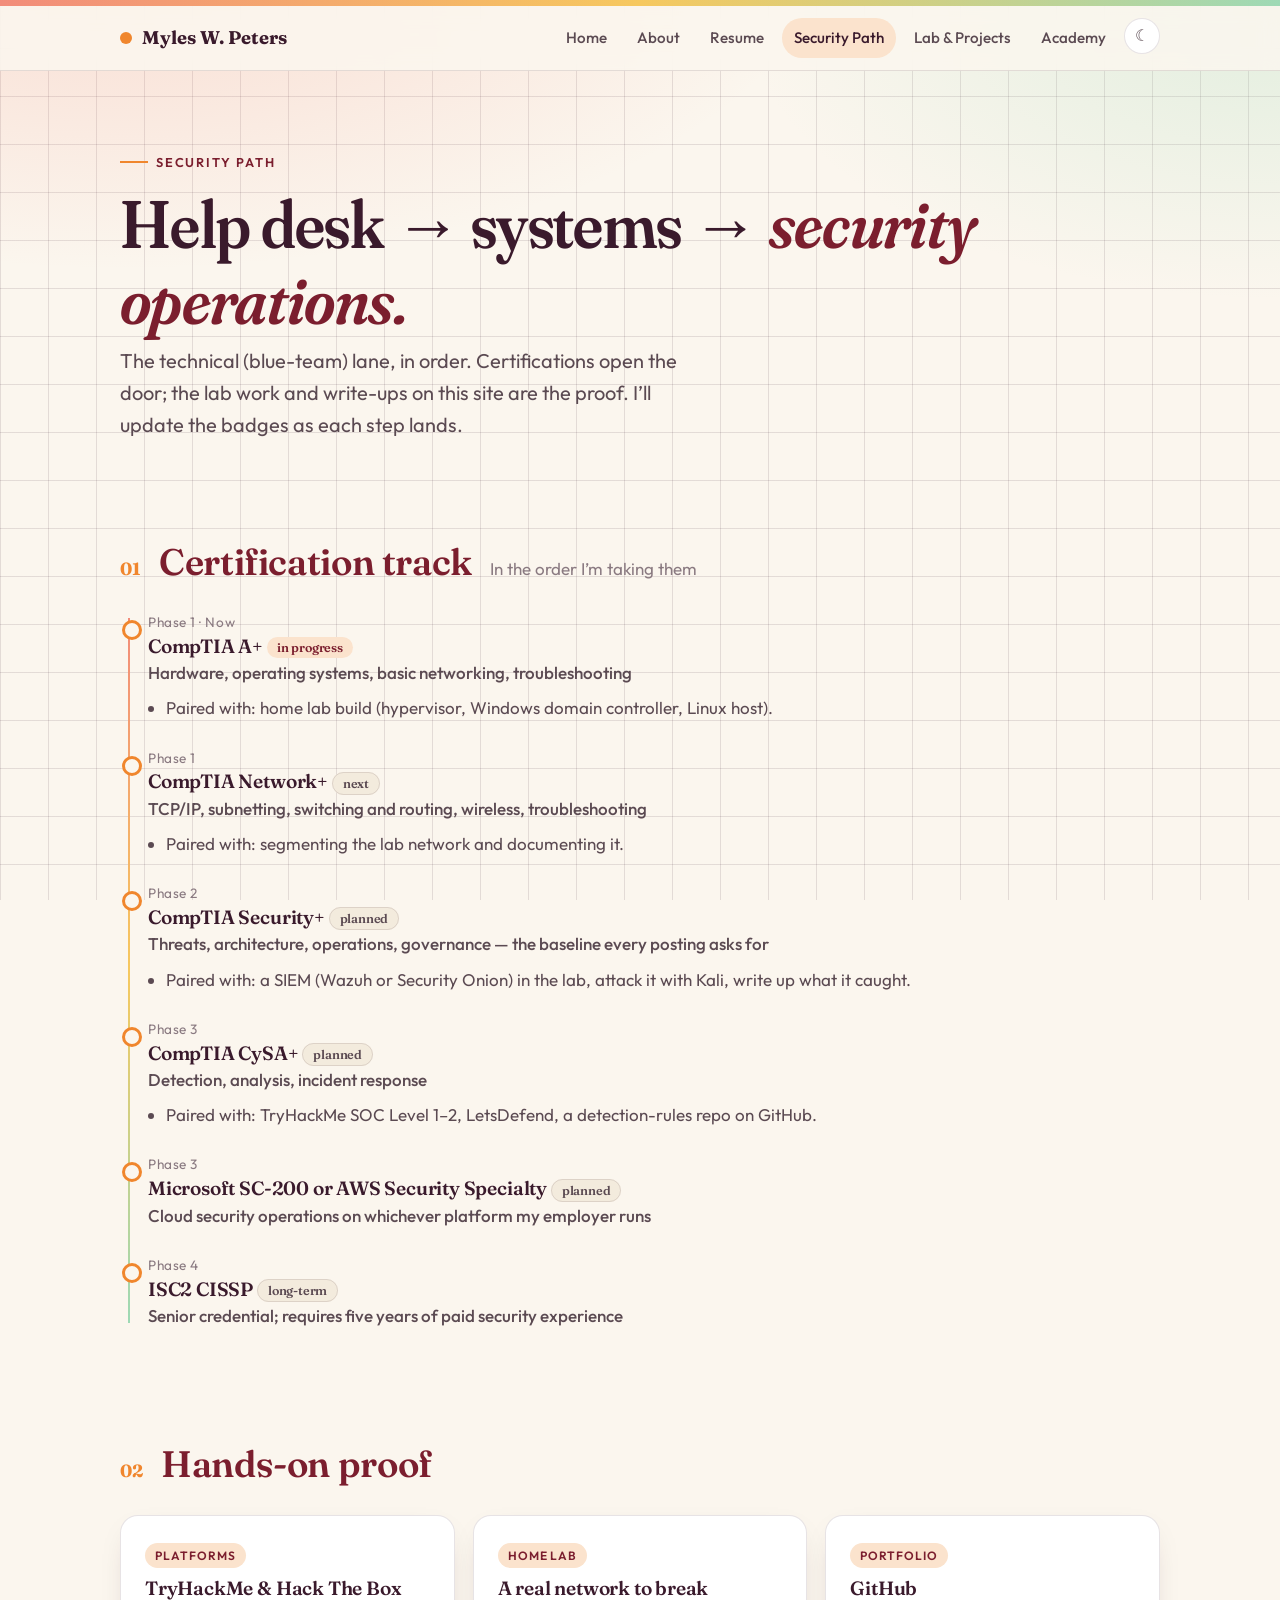
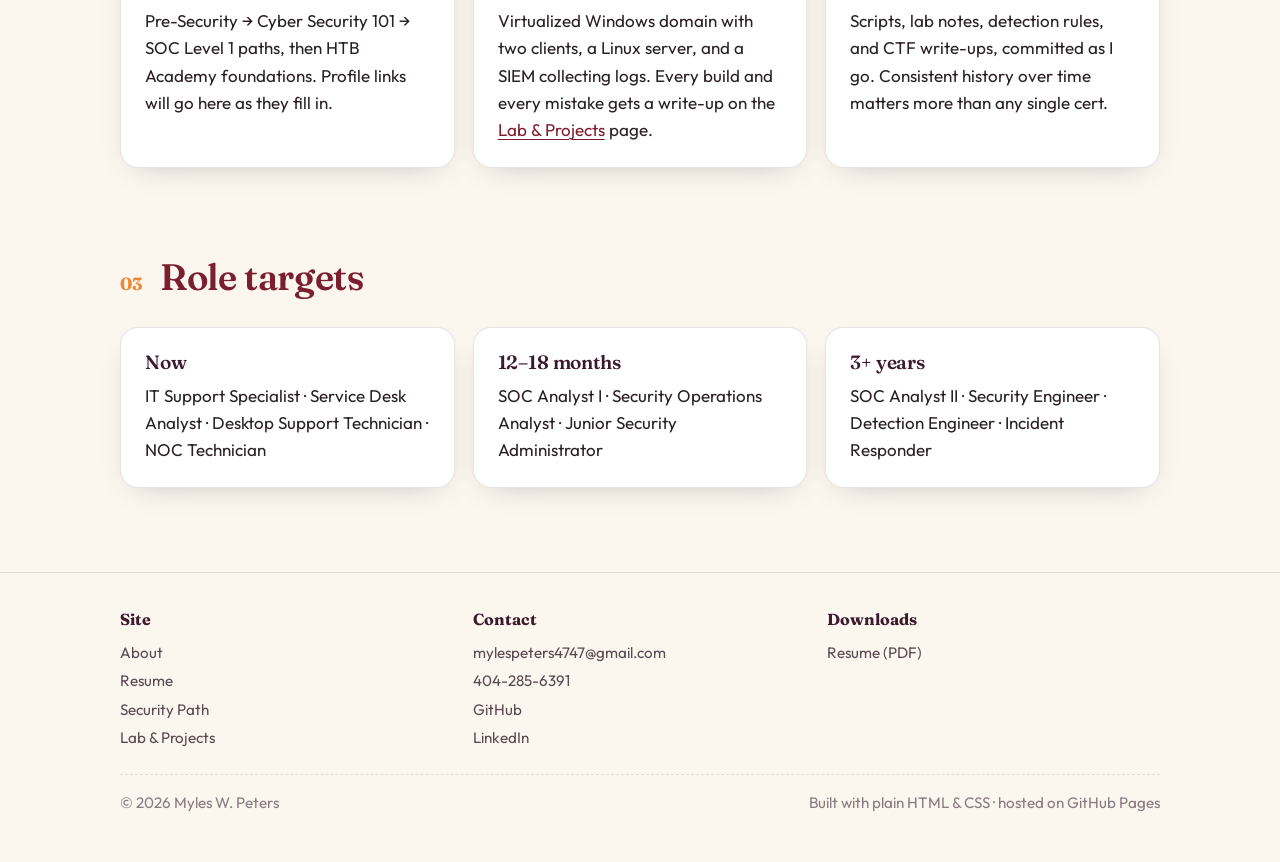
<file: roadmap.html>
<!DOCTYPE html>
<html lang="en">
<head>
  <meta charset="utf-8">
  <meta name="viewport" content="width=device-width, initial-scale=1">
  <title>Security Path — Myles W. Peters</title>
  <meta name="description" content="Certification and hands-on roadmap from help desk to security operations.">
  <meta property="og:title" content="Security Path — Myles W. Peters">
  <meta property="og:description" content="IT support professional building toward a cybersecurity career.">
  <link rel="icon" href="data:image/svg+xml,%3Csvg xmlns='http://www.w3.org/2000/svg' viewBox='0 0 32 32'%3E%3Ccircle cx='16' cy='16' r='14' fill='%23f0862d'/%3E%3Ctext x='16' y='21' font-family='Georgia' font-size='15' font-weight='700' text-anchor='middle' fill='%232a1f24'%3EMP%3C/text%3E%3C/svg%3E">
  <link rel="preconnect" href="https://fonts.googleapis.com">
  <link rel="preconnect" href="https://fonts.gstatic.com" crossorigin>
  <link href="https://fonts.googleapis.com/css2?family=Fraunces:opsz,wght,SOFT@9..144,400..700,0..100&family=Outfit:wght@300..700&display=swap" rel="stylesheet">
  <link rel="stylesheet" href="styles.css">
</head>
<body>
<div class="bar"></div>
<header class="site">
  <div class="wrap">
    <a class="brand" href="index.html"><span class="dot"></span>Myles W. Peters</a>
    <nav class="main" aria-label="Primary">
      <a href="index.html">Home</a>
      <a href="about.html">About</a>
      <a href="resume.html">Resume</a>
      <a href="roadmap.html">Security Path</a>
      <a href="projects.html">Lab &amp; Projects</a>
      <a href="academy.html">Academy</a>
      <button class="theme-toggle" type="button" aria-label="Toggle theme">☾</button>
    </nav>
  </div>
</header>

<main class="wrap">
  <section class="hero">
    <div class="eyebrow">Security Path</div>
    <h1>Help desk → systems → <em>security operations.</em></h1>
    <p class="lede">The technical (blue-team) lane, in order. Certifications open the door; the lab work and write-ups on this site are the proof. I’ll update the badges as each step lands.</p>
  </section>

  <section>
    <div class="section-head"><span class="num">01</span><h2>Certification track</h2><p>In the order I’m taking them</p></div>
    <div class="timeline">
      <div class="tl-item">
        <div class="when">Phase 1 · Now</div>
        <h3>CompTIA A+ <span class="status progress">in progress</span></h3>
        <div class="where">Hardware, operating systems, basic networking, troubleshooting</div>
        <ul><li>Paired with: home lab build (hypervisor, Windows domain controller, Linux host).</li></ul>
      </div>
      <div class="tl-item">
        <div class="when">Phase 1</div>
        <h3>CompTIA Network+ <span class="status next">next</span></h3>
        <div class="where">TCP/IP, subnetting, switching and routing, wireless, troubleshooting</div>
        <ul><li>Paired with: segmenting the lab network and documenting it.</li></ul>
      </div>
      <div class="tl-item">
        <div class="when">Phase 2</div>
        <h3>CompTIA Security+ <span class="status next">planned</span></h3>
        <div class="where">Threats, architecture, operations, governance — the baseline every posting asks for</div>
        <ul><li>Paired with: a SIEM (Wazuh or Security Onion) in the lab, attack it with Kali, write up what it caught.</li></ul>
      </div>
      <div class="tl-item">
        <div class="when">Phase 3</div>
        <h3>CompTIA CySA+ <span class="status next">planned</span></h3>
        <div class="where">Detection, analysis, incident response</div>
        <ul><li>Paired with: TryHackMe SOC Level 1–2, LetsDefend, a detection-rules repo on GitHub.</li></ul>
      </div>
      <div class="tl-item">
        <div class="when">Phase 3</div>
        <h3>Microsoft SC-200 or AWS Security Specialty <span class="status next">planned</span></h3>
        <div class="where">Cloud security operations on whichever platform my employer runs</div>
      </div>
      <div class="tl-item">
        <div class="when">Phase 4</div>
        <h3>ISC2 CISSP <span class="status next">long-term</span></h3>
        <div class="where">Senior credential; requires five years of paid security experience</div>
      </div>
    </div>
  </section>

  <section>
    <div class="section-head"><span class="num">02</span><h2>Hands-on proof</h2></div>
    <div class="grid three">
      <div class="card">
        <span class="tag">Platforms</span>
        <h3>TryHackMe &amp; Hack The Box</h3>
        <p>Pre-Security → Cyber Security 101 → SOC Level 1 paths, then HTB Academy foundations. Profile links will go here as they fill in.</p>
      </div>
      <div class="card">
        <span class="tag">Home lab</span>
        <h3>A real network to break</h3>
        <p>Virtualized Windows domain with two clients, a Linux server, and a SIEM collecting logs. Every build and every mistake gets a write-up on the <a href="projects.html">Lab &amp; Projects</a> page.</p>
      </div>
      <div class="card">
        <span class="tag">Portfolio</span>
        <h3>GitHub</h3>
        <p>Scripts, lab notes, detection rules, and CTF write-ups, committed as I go. Consistent history over time matters more than any single cert.</p>
      </div>
    </div>
  </section>

  <section>
    <div class="section-head"><span class="num">03</span><h2>Role targets</h2></div>
    <div class="grid three">
      <div class="card"><h3>Now</h3><p>IT Support Specialist · Service Desk Analyst · Desktop Support Technician · NOC Technician</p></div>
      <div class="card"><h3>12–18 months</h3><p>SOC Analyst I · Security Operations Analyst · Junior Security Administrator</p></div>
      <div class="card"><h3>3+ years</h3><p>SOC Analyst II · Security Engineer · Detection Engineer · Incident Responder</p></div>
    </div>
  </section>
</main>

<footer class="site">
  <div class="wrap">
    <div class="cols">
      <div>
        <h4>Site</h4>
        <ul>
          <li><a href="about.html">About</a></li>
          <li><a href="resume.html">Resume</a></li>
          <li><a href="roadmap.html">Security Path</a></li>
          <li><a href="projects.html">Lab &amp; Projects</a></li>
        </ul>
      </div>
      <div>
        <h4>Contact</h4>
        <ul>
          <li><a href="mailto:mylespeters4747@gmail.com">mylespeters4747@gmail.com</a></li>
          <li><a href="tel:+14042856391">404-285-6391</a></li>
          <li><a href="https://github.com/" rel="me">GitHub</a></li>
          <li><a href="https://www.linkedin.com/" rel="me">LinkedIn</a></li>
        </ul>
      </div>
      <div>
        <h4>Downloads</h4>
        <ul>
          <li><a href="assets/Myles-Peters-Resume.pdf" download>Resume (PDF)</a></li>
        </ul>
      </div>
    </div>
    <div class="fine">
      <span>© <span id="year">2026</span> Myles W. Peters</span>
      <span>Built with plain HTML &amp; CSS · hosted on GitHub Pages</span>
    </div>
  </div>
</footer>
<script src="site.js"></script>
</body>
</html>
</file>
<file: styles.css>
/* Myles W. Peters — portfolio styles
   Companion look to the jcargill.site family of pages (JC²):
   cream ground, warm wash, orange accent, wine headings, Fraunces + Outfit. */

:root {
  --cream: #fbf6ee;
  --cream-2: #f3ebdd;
  --ink: #2a1f24;
  --ink-soft: #5b4a52;
  --muted: #8a7a81;
  --wine: #7b1e2e;
  --plum: #3a1a2c;
  --orange: #f0862d;
  --orange-soft: #fbe3cd;
  --coral: #f28c7a;
  --yellow: #f6c85f;
  --mint: #9ed9b5;
  --line: rgba(58, 26, 44, 0.12);
  --card: #ffffff;
  --radius: 18px;
  --radius-sm: 10px;
  --shadow: 0 10px 30px -18px rgba(58, 26, 44, 0.35);
  --max: 1080px;
  --font-display: "Fraunces", Georgia, "Times New Roman", serif;
  --font-body: "Outfit", system-ui, -apple-system, "Segoe UI", sans-serif;
}

@media (prefers-color-scheme: dark) {
  :root:not([data-theme="light"]) {
    --cream: #1d1519;
    --cream-2: #261c21;
    --ink: #f3ebe4;
    --ink-soft: #cdbfc5;
    --muted: #9c8c94;
    --wine: #f2a5a5;
    --plum: #f6d9c9;
    --orange: #f59a4a;
    --orange-soft: #3a2a20;
    --line: rgba(243, 235, 228, 0.14);
    --card: #2a1f25;
    --shadow: 0 10px 30px -18px rgba(0, 0, 0, 0.7);
  }
}
:root[data-theme="dark"] {
  --cream: #1d1519;
  --cream-2: #261c21;
  --ink: #f3ebe4;
  --ink-soft: #cdbfc5;
  --muted: #9c8c94;
  --wine: #f2a5a5;
  --plum: #f6d9c9;
  --orange: #f59a4a;
  --orange-soft: #3a2a20;
  --line: rgba(243, 235, 228, 0.14);
  --card: #2a1f25;
  --shadow: 0 10px 30px -18px rgba(0, 0, 0, 0.7);
}

* { box-sizing: border-box; }
html { scroll-behavior: smooth; }
body {
  margin: 0;
  font-family: var(--font-body);
  font-size: 17px;
  line-height: 1.6;
  color: var(--ink);
  background-color: var(--cream);
  background-image:
    radial-gradient(1200px 600px at 10% -10%, rgba(242, 140, 122, 0.28), transparent 60%),
    radial-gradient(900px 500px at 100% 0%, rgba(158, 217, 181, 0.28), transparent 60%),
    linear-gradient(var(--line) 1px, transparent 1px),
    linear-gradient(90deg, var(--line) 1px, transparent 1px);
  background-size: auto, auto, 48px 48px, 48px 48px;
  background-attachment: fixed;
}

a { color: var(--wine); text-decoration-thickness: 1px; text-underline-offset: 3px; }
a:hover { color: var(--orange); }

h1, h2, h3, .display {
  font-family: var(--font-display);
  font-weight: 600;
  color: var(--plum);
  letter-spacing: -0.01em;
  line-height: 1.12;
  margin: 0 0 0.5rem;
}
h1 { font-size: clamp(2.4rem, 6vw, 4.2rem); font-variation-settings: "opsz" 144, "SOFT" 60; }
h2 { font-size: clamp(1.6rem, 3.2vw, 2.3rem); color: var(--wine); }
h3 { font-size: 1.2rem; }
p { margin: 0 0 1rem; }
em { font-style: italic; color: var(--wine); }

.wrap { max-width: var(--max); margin: 0 auto; padding: 0 20px; }

/* gradient bar */
.bar { height: 6px; background: linear-gradient(90deg, var(--coral), var(--yellow), var(--mint)); }

/* header / nav */
header.site {
  position: sticky; top: 0; z-index: 10;
  background: color-mix(in srgb, var(--cream) 88%, transparent);
  backdrop-filter: blur(10px);
  border-bottom: 1px solid var(--line);
}
header.site .wrap {
  display: flex; align-items: center; justify-content: space-between;
  gap: 16px; min-height: 64px;
}
.brand {
  font-family: var(--font-display); font-weight: 700; font-size: 1.15rem;
  color: var(--plum); text-decoration: none; display: flex; align-items: center; gap: 10px;
}
.brand .dot { width: 12px; height: 12px; border-radius: 50%; background: var(--orange); display: inline-block; }
nav.main { display: flex; gap: 6px; flex-wrap: wrap; justify-content: flex-end; }
nav.main a {
  text-decoration: none; color: var(--ink-soft); font-size: 0.95rem; font-weight: 500;
  padding: 8px 12px; border-radius: 999px;
}
nav.main a:hover, nav.main a[aria-current="page"] { background: var(--orange-soft); color: var(--plum); }
.theme-toggle {
  border: 1px solid var(--line); background: var(--card); color: var(--ink-soft);
  border-radius: 999px; width: 36px; height: 36px; cursor: pointer; font-size: 1rem;
}

/* hero */
.hero { padding: 72px 0 40px; }
.eyebrow {
  display: inline-flex; align-items: center; gap: 8px;
  font-size: 0.8rem; letter-spacing: 0.14em; text-transform: uppercase;
  color: var(--wine); font-weight: 600; margin-bottom: 14px;
}
.eyebrow::before { content: ""; width: 28px; height: 2px; background: var(--orange); }
.lede { font-size: 1.25rem; color: var(--ink-soft); max-width: 46ch; }
.hero .meta { display: flex; flex-wrap: wrap; gap: 10px 22px; color: var(--muted); font-size: 0.95rem; margin-top: 18px; }
.actions { display: flex; flex-wrap: wrap; gap: 12px; margin-top: 26px; }
.btn {
  display: inline-flex; align-items: center; gap: 8px;
  padding: 12px 20px; border-radius: 999px; text-decoration: none; font-weight: 600;
  border: 1.5px solid var(--plum); color: var(--plum); background: transparent;
}
.btn.primary { background: var(--orange); border-color: var(--orange); color: #2a1f24; }
.btn:hover { transform: translateY(-1px); color: var(--plum); }
.btn.primary:hover { background: #f79a4d; }

/* sections */
section { padding: 44px 0; }
.section-head { display: flex; align-items: baseline; gap: 18px; margin-bottom: 22px; }
.num { font-family: var(--font-display); color: var(--orange); font-size: 1.1rem; font-weight: 700; }
.section-head p { color: var(--muted); margin: 0; }

.grid { display: grid; gap: 18px; }
.grid.two { grid-template-columns: repeat(auto-fit, minmax(280px, 1fr)); }
.grid.three { grid-template-columns: repeat(auto-fit, minmax(240px, 1fr)); }

.card {
  background: var(--card); border: 1px solid var(--line); border-radius: var(--radius);
  padding: 24px; box-shadow: var(--shadow);
}
.card h3 { margin-top: 0; }
.card .tag {
  display: inline-block; font-size: 0.75rem; letter-spacing: 0.08em; text-transform: uppercase;
  color: var(--wine); background: var(--orange-soft); padding: 3px 10px; border-radius: 999px; margin-bottom: 10px; font-weight: 600;
}
.card p:last-child { margin-bottom: 0; }

ul.clean { list-style: none; padding: 0; margin: 0; }
ul.clean li { padding: 8px 0 8px 22px; position: relative; border-bottom: 1px dashed var(--line); }
ul.clean li:last-child { border-bottom: 0; }
ul.clean li::before { content: ""; position: absolute; left: 0; top: 17px; width: 9px; height: 9px; border-radius: 50%; background: var(--orange); }

.chips { display: flex; flex-wrap: wrap; gap: 8px; }
.chip {
  font-size: 0.9rem; padding: 6px 12px; border-radius: 999px;
  background: var(--card); border: 1px solid var(--line); color: var(--ink-soft);
}

/* timeline (resume + roadmap) */
.timeline { position: relative; padding-left: 28px; }
.timeline::before { content: ""; position: absolute; left: 8px; top: 6px; bottom: 6px; width: 2px; background: linear-gradient(var(--coral), var(--yellow), var(--mint)); }
.tl-item { position: relative; margin-bottom: 26px; }
.tl-item::before { content: ""; position: absolute; left: -26px; top: 8px; width: 14px; height: 14px; border-radius: 50%; background: var(--cream); border: 3px solid var(--orange); }
.tl-item .when { font-size: 0.85rem; color: var(--muted); letter-spacing: 0.04em; }
.tl-item h3 { margin: 2px 0 2px; }
.tl-item .where { color: var(--ink-soft); font-weight: 500; margin-bottom: 8px; }
.tl-item ul { margin: 0; padding-left: 18px; color: var(--ink-soft); }
.tl-item li { margin-bottom: 4px; }

/* status badges */
.status { font-size: 0.78rem; font-weight: 600; padding: 3px 10px; border-radius: 999px; vertical-align: middle; }
.status.done { background: #dff3e6; color: #1f6b3d; }
.status.progress { background: var(--orange-soft); color: var(--wine); }
.status.next { background: var(--cream-2); color: var(--ink-soft); border: 1px solid var(--line); }
:root[data-theme="dark"] .status.done { background: #1f3a2b; color: #9ed9b5; }
@media (prefers-color-scheme: dark) { :root:not([data-theme="light"]) .status.done { background: #1f3a2b; color: #9ed9b5; } }

/* callout */
.callout {
  border-left: 4px solid var(--orange); background: var(--card); padding: 18px 22px;
  border-radius: 0 var(--radius-sm) var(--radius-sm) 0; color: var(--ink-soft);
}

/* footer */
footer.site { border-top: 1px solid var(--line); margin-top: 40px; padding: 34px 0 46px; color: var(--muted); font-size: 0.95rem; }
footer.site .cols { display: grid; grid-template-columns: repeat(auto-fit, minmax(200px, 1fr)); gap: 20px; margin-bottom: 20px; }
footer.site h4 { font-family: var(--font-display); color: var(--plum); margin: 0 0 8px; font-size: 1rem; }
footer.site a { color: var(--ink-soft); text-decoration: none; }
footer.site a:hover { color: var(--orange); }
footer.site ul { list-style: none; padding: 0; margin: 0; }
footer.site li { margin: 4px 0; }
.fine { display: flex; flex-wrap: wrap; justify-content: space-between; gap: 10px; border-top: 1px dashed var(--line); padding-top: 16px; }

@media (max-width: 640px) {
  body { font-size: 16px; }
  .hero { padding: 48px 0 28px; }
  header.site .wrap { flex-wrap: wrap; padding-top: 10px; padding-bottom: 10px; }
  nav.main { justify-content: flex-start; }
  nav.main a { padding: 6px 10px; font-size: 0.9rem; }
  .card { padding: 20px; }
}
</file>
